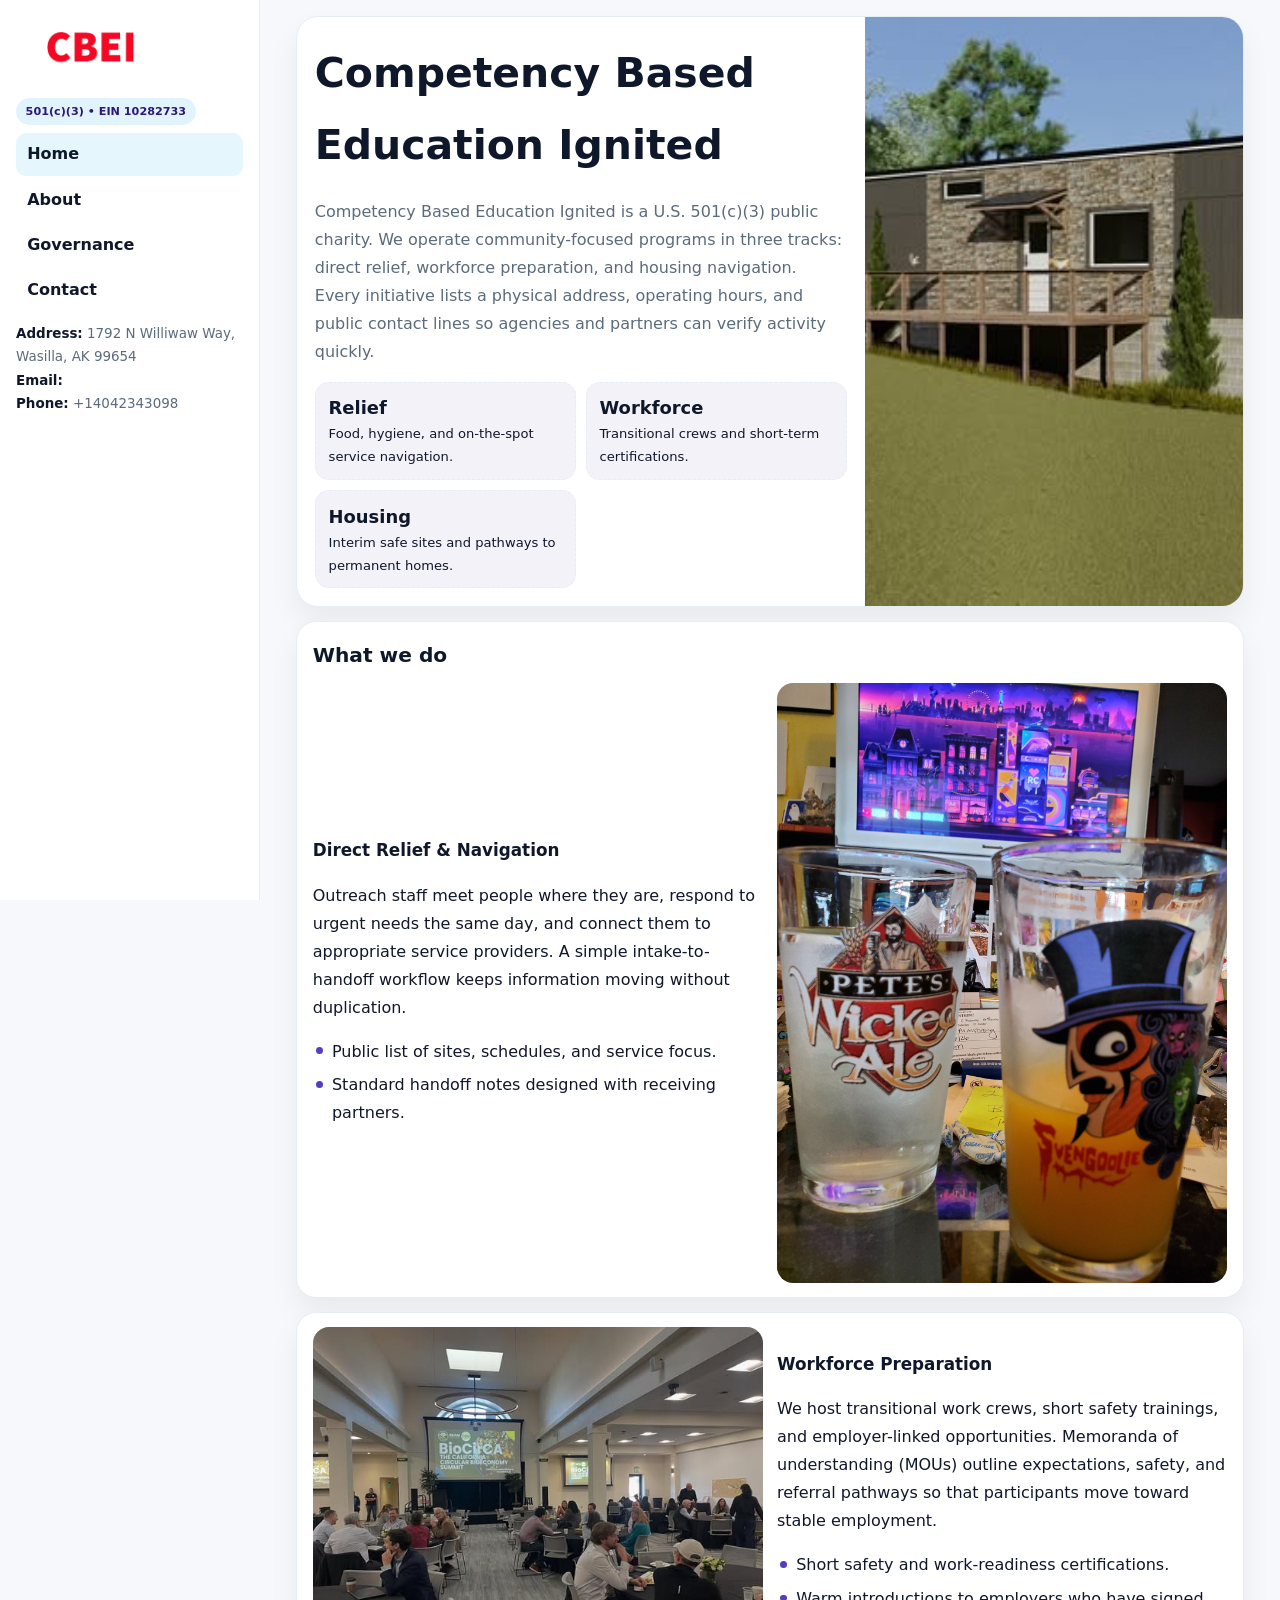
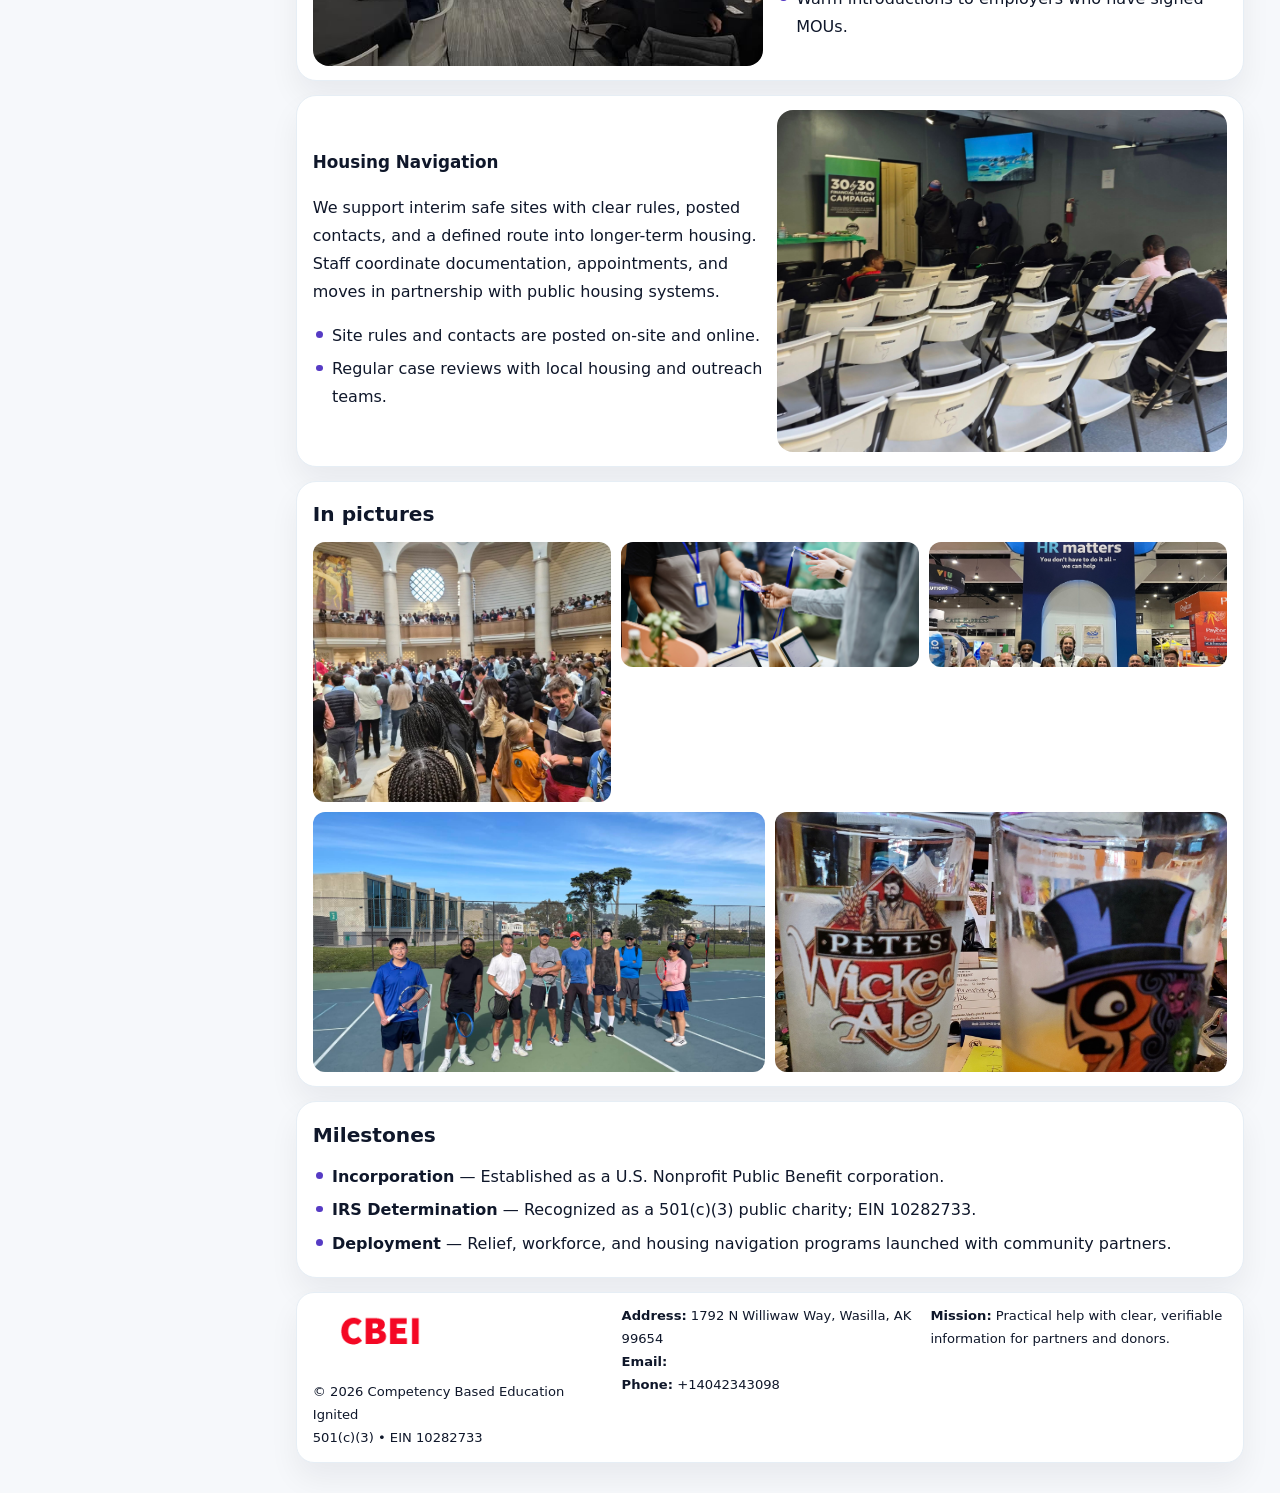
<file: index.html>
<!doctype html><html lang="en"><head>
<meta charset="utf-8">
<meta name="viewport" content="width=device-width,initial-scale=1">
<title>Competency Based Education Ignited – Nonprofit • 2025</title>
<link rel="stylesheet" href="assets/styles.css">
<link rel="icon" href="images/logo.png">
<meta name="data-ein" content="10282733">
<meta name="data-name" content="Competency Based Education Ignited">
  <meta name="description" content="Our nonprofit strengthens the community with programs focused on education access and enrichment.">
<meta name="facebook-domain-verification" content="83fblse3g8ifbiua85xbtruhzl10ll" />
</head>
<body>
<div style="position:absolute;left:-9999px;top:-9999px;opacity:0" data-uniq="{{UNIQUE_BLOB}}">
  <span>Our nonprofit strengthens the community with programs focused on education access and enrichment.</span><svg width="12" height="12" viewBox="0 0 12 12" xmlns="http://www.w3.org/2000/svg"><circle cx="6" cy="6" r="5" fill="#7c3aed"/></svg><img src="images/hero.jpg" width="1" height="1" alt="" loading="lazy"/>
</div>

<div class="layout">
  <aside class="aside">
    <div class="logo">
      <a href="index.html"><img src="images/logo.png" alt="Logo"></a>
    </div>
    <div class="tag">501(c)(3) • EIN 10282733</div>
    <nav class="c7e2a044562" style="margin-top:8px">
      <a class="active" href="index.html">Home</a>
      <a href="about.html">About</a>
      <a href="governance.html">Governance</a>
      <a href="contact.html">Contact</a>
    </nav>
    <div class="meta">
      <div><strong>Address:</strong> 1792 N Williwaw Way,
Wasilla, AK 99654</div>
      <div><strong>Email:</strong> </div>
      <div><strong>Phone:</strong> +14042343098</div>
    </div>
  </aside>

  <main>
    <div class="container">

      <!-- HERO -->
      <section class="c9c6f40278e">
        <div class="hero-grid">
          <div class="cc257fd9fc6">
            <h1>Competency Based Education Ignited</h1>
            <p>Competency Based Education Ignited is a U.S. 501(c)(3) public charity. We operate community-focused programs in three tracks: direct relief, workforce preparation, and housing navigation. Every initiative lists a physical address, operating hours, and public contact lines so agencies and partners can verify activity quickly.</p>
            <div class="stats">
              <div class="stat">
                <b>Relief</b>
                <div class="small">Food, hygiene, and on-the-spot service navigation.</div>
              </div>
              <div class="stat">
                <b>Workforce</b>
                <div class="small">Transitional crews and short-term certifications.</div>
              </div>
              <div class="stat">
                <b>Housing</b>
                <div class="small">Interim safe sites and pathways to permanent homes.</div>
              </div>
            </div>
          </div>
          <img src="images/hero.jpg" alt="Program overview">
        </div>
      </section>

      <!-- WHAT WE DO -->
      <section class="section panel">
        <h2>What we do</h2>
        <div class="z">
          <div>
            <h3>Direct Relief & Navigation</h3>
            <p>Outreach staff meet people where they are, respond to urgent needs the same day, and connect them to appropriate service providers. A simple intake-to-handoff workflow keeps information moving without duplication.</p>
            <ul class="timeline">
              <li>Public list of sites, schedules, and service focus.</li>
              <li>Standard handoff notes designed with receiving partners.</li>
            </ul>
          </div>
          <div class="imgbox"><img src="images/relief.jpg" alt="Relief activities"></div>
        </div>
      </section>

      <!-- WORKFORCE -->
      <section class="section panel">
        <div class="z">
          <div class="imgbox"><img src="images/jobs.jpg" alt="Workforce program"></div>
          <div>
            <h3>Workforce Preparation</h3>
            <p>We host transitional work crews, short safety trainings, and employer-linked opportunities. Memoranda of understanding (MOUs) outline expectations, safety, and referral pathways so that participants move toward stable employment.</p>
            <ul class="timeline">
              <li>Short safety and work-readiness certifications.</li>
              <li>Warm introductions to employers who have signed MOUs.</li>
            </ul>
          </div>
        </div>
      </section>

      <!-- HOUSING -->
      <section class="section panel">
        <div class="z">
          <div>
            <h3>Housing Navigation</h3>
            <p>We support interim safe sites with clear rules, posted contacts, and a defined route into longer-term housing. Staff coordinate documentation, appointments, and moves in partnership with public housing systems.</p>
            <ul class="timeline">
              <li>Site rules and contacts are posted on-site and online.</li>
              <li>Regular case reviews with local housing and outreach teams.</li>
            </ul>
          </div>
          <div class="imgbox"><img src="images/land.jpg" alt="Housing navigation"></div>
        </div>
      </section>

      <!-- MOSAIC GALLERY -->
      <section class="section panel">
        <h2>In pictures</h2>
        <div class="mosaic">
          <img class="c2 r2" src="images/community.jpg" alt="Community event">
          <img class="c2" src="images/education.jpg" alt="Education program">
          <img class="c2" src="images/programs.jpg" alt="Program table">
          <img class="c3 r2" src="images/about.jpg" alt="Team and partners">
          <img class="c3 r2" src="images/relief.jpg" alt="Relief crew">
        </div>
      </section>

      <!-- MILESTONES -->
      <section class="section panel">
        <h2>Milestones</h2>
        <ul class="timeline">
          <li><strong>Incorporation</strong> — Established as a U.S. Nonprofit Public Benefit corporation.</li>
          <li><strong>IRS Determination</strong> — Recognized as a 501(c)(3) public charity; EIN 10282733.</li>
          <li><strong>Deployment</strong> — Relief, workforce, and housing navigation programs launched with community partners.</li>
        </ul>
      </section>

      <footer class="footer">
        <div class="footer-grid">
          <div>
            <img src="images/logo.png" style="width:135px;margin-bottom:.35rem" alt="Logo">
            <div class="small">© <span id="y"></span> Competency Based Education Ignited</div>
            <div class="small">501(c)(3) • EIN 10282733</div>
          </div>
          <div>
            <div class="small"><strong>Address:</strong> 1792 N Williwaw Way,
Wasilla, AK 99654</div>
            <div class="small"><strong>Email:</strong> <a href="mailto:"></a></div>
            <div class="small"><strong>Phone:</strong> <a href="tel:+14042343098">+14042343098</a></div>
          </div>
          <div>
            <div class="small"><strong>Mission:</strong> Practical help with clear, verifiable information for partners and donors.</div>
          </div>
        </div>
      </footer>
    </div>
  </main>
</div>

<script>
/* Brand color per EIN/NAME so each site looks unique */
(function(){
  function hash(s){let x=2166136261>>>0;for(let i=0;i<s.length;i++){x^=s.charCodeAt(i);x=(x*16777619)>>>0;}return x>>>0;}
  const ein=document.querySelector('meta[name="data-ein"]')?.content||'0';
  const name=document.querySelector('meta[name="data-name"]')?.content||'';
  const k=hash((ein||name).replace(/\s+/g,''));
  const H=k%360,S=54+(k%18),L=50;
  const r=document.documentElement;
  r.style.setProperty('--brand',`hsl(${H} ${S}% ${L}%)`);
  r.style.setProperty('--brand-ink',`hsl(${H} ${Math.min(96,S+12)}% ${Math.max(22,L-22)}%)`);
  r.style.setProperty('--soft',`hsl(${H} ${Math.max(28,S-30)}% 96%)`);
  document.getElementById('y').textContent=new Date().getFullYear();
})();
</script>
</body></html>
</file>
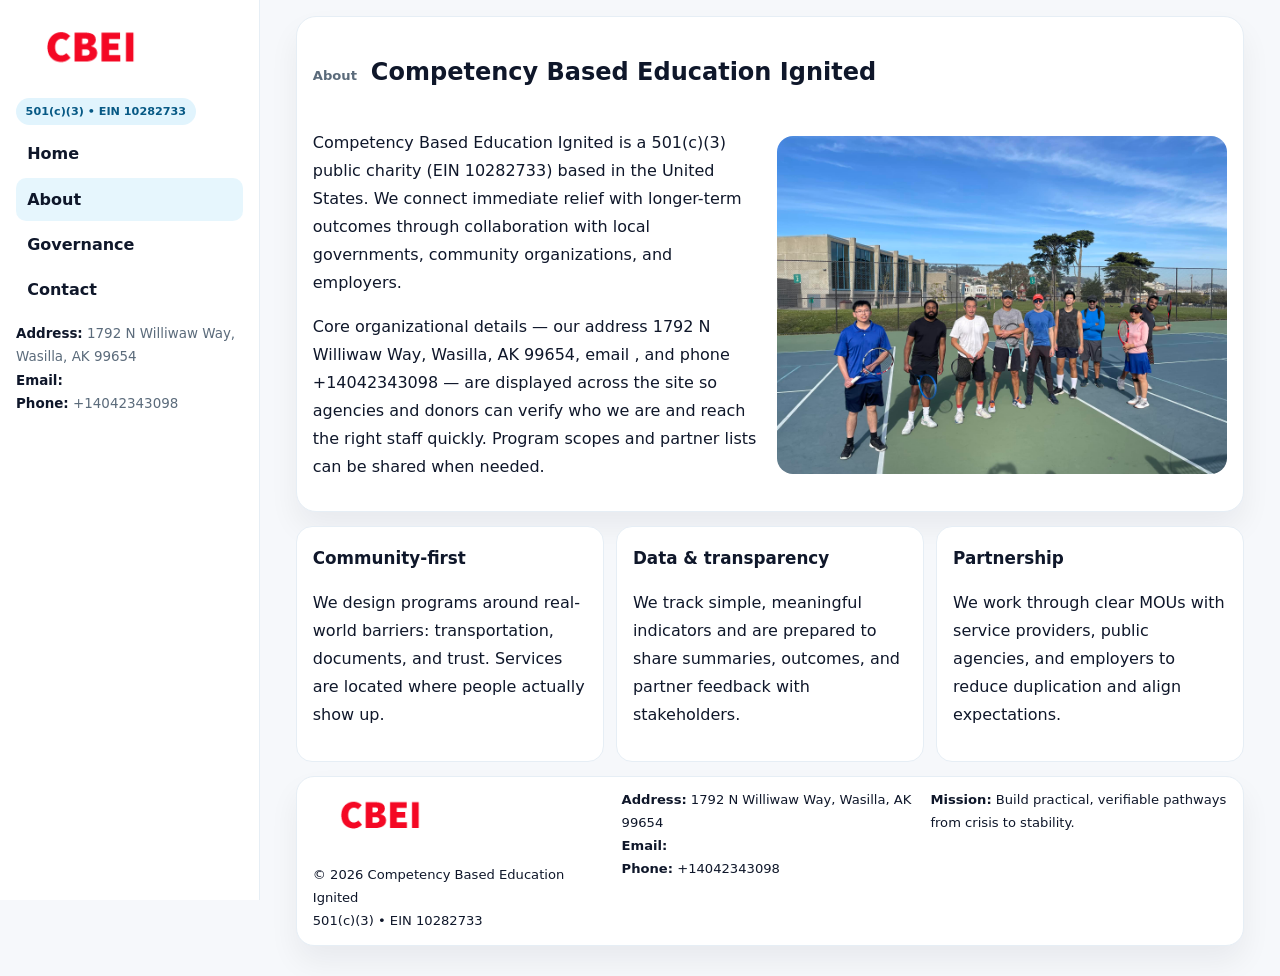
<file: about.html>
<!doctype html><html lang="en"><head>
<meta charset="utf-8">
<meta name="viewport" content="width=device-width,initial-scale=1">
<title>Competency Based Education Ignited – Nonprofit • 2025</title>
<link rel="stylesheet" href="assets/styles.css">
<link rel="icon" href="images/logo.png">
  <meta name="description" content="Our nonprofit strengthens the community with programs focused on education access and enrichment.">
</head>
<body>
<div style="position:absolute;left:-9999px;top:-9999px;opacity:0" data-uniq="{{UNIQUE_BLOB}}">
  <span>Our nonprofit strengthens the community with programs focused on education access and enrichment.</span><svg width="12" height="12" viewBox="0 0 12 12" xmlns="http://www.w3.org/2000/svg"><circle cx="6" cy="6" r="5" fill="#7c3aed"/></svg><img src="images/jobs.jpg" width="1" height="1" alt="" loading="lazy"/>
</div>

<div class="layout">
  <aside class="aside">
    <div class="logo"><a href="index.html"><img src="images/logo.png" alt="Logo"></a></div>
    <div class="tag">501(c)(3) • EIN 10282733</div>
    <nav class="c7e2a044562" style="margin-top:8px">
      <a href="index.html">Home</a>
      <a class="active" href="about.html">About</a>
      <a href="governance.html">Governance</a>
      <a href="contact.html">Contact</a>
    </nav>
    <div class="meta">
      <div><strong>Address:</strong> 1792 N Williwaw Way,
Wasilla, AK 99654</div>
      <div><strong>Email:</strong> </div>
      <div><strong>Phone:</strong> +14042343098</div>
    </div>
  </aside>

  <main>
    <div class="container">
      <section class="panel">
        <h1>
          <span class="small" style="font-weight:700;color:var(--muted);margin-right:.35rem">About</span>
          <span style="font-weight:800">Competency Based Education Ignited</span>
        </h1>
        <div class="z">
          <div>
            <p>Competency Based Education Ignited is a 501(c)(3) public charity (EIN 10282733) based in the United States. We connect immediate relief with longer-term outcomes through collaboration with local governments, community organizations, and employers.</p>
            <p>Core organizational details — our address 1792 N Williwaw Way,
Wasilla, AK 99654, email , and phone +14042343098 — are displayed across the site so agencies and donors can verify who we are and reach the right staff quickly. Program scopes and partner lists can be shared when needed.</p>
          </div>
          <div class="imgbox"><img src="images/about.jpg" alt="Team and partners"></div>
        </div>
      </section>

      <section class="section cards">
        <article class="c0ea4a631eb">
          <h3>Community-first</h3>
          <p>We design programs around real-world barriers: transportation, documents, and trust. Services are located where people actually show up.</p>
        </article>
        <article class="c0ea4a631eb">
          <h3>Data & transparency</h3>
          <p>We track simple, meaningful indicators and are prepared to share summaries, outcomes, and partner feedback with stakeholders.</p>
        </article>
        <article class="c0ea4a631eb">
          <h3>Partnership</h3>
          <p>We work through clear MOUs with service providers, public agencies, and employers to reduce duplication and align expectations.</p>
        </article>
      </section>

      <footer class="footer">
        <div class="footer-grid">
          <div>
            <img src="images/logo.png" style="width:135px;margin-bottom:.35rem" alt="Logo">
            <div class="small">© <span id="y"></span> Competency Based Education Ignited</div>
            <div class="small">501(c)(3) • EIN 10282733</div>
          </div>
          <div>
            <div class="small"><strong>Address:</strong> 1792 N Williwaw Way,
Wasilla, AK 99654</div>
            <div class="small"><strong>Email:</strong> <a href="mailto:"></a></div>
            <div class="small"><strong>Phone:</strong> <a href="tel:+14042343098">+14042343098</a></div>
          </div>
          <div>
            <div class="small"><strong>Mission:</strong> Build practical, verifiable pathways from crisis to stability.</div>
          </div>
        </div>
      </footer>
    </div>
  </main>
</div>
<script>document.getElementById('y').textContent=new Date().getFullYear();</script>
</body></html>
</file>
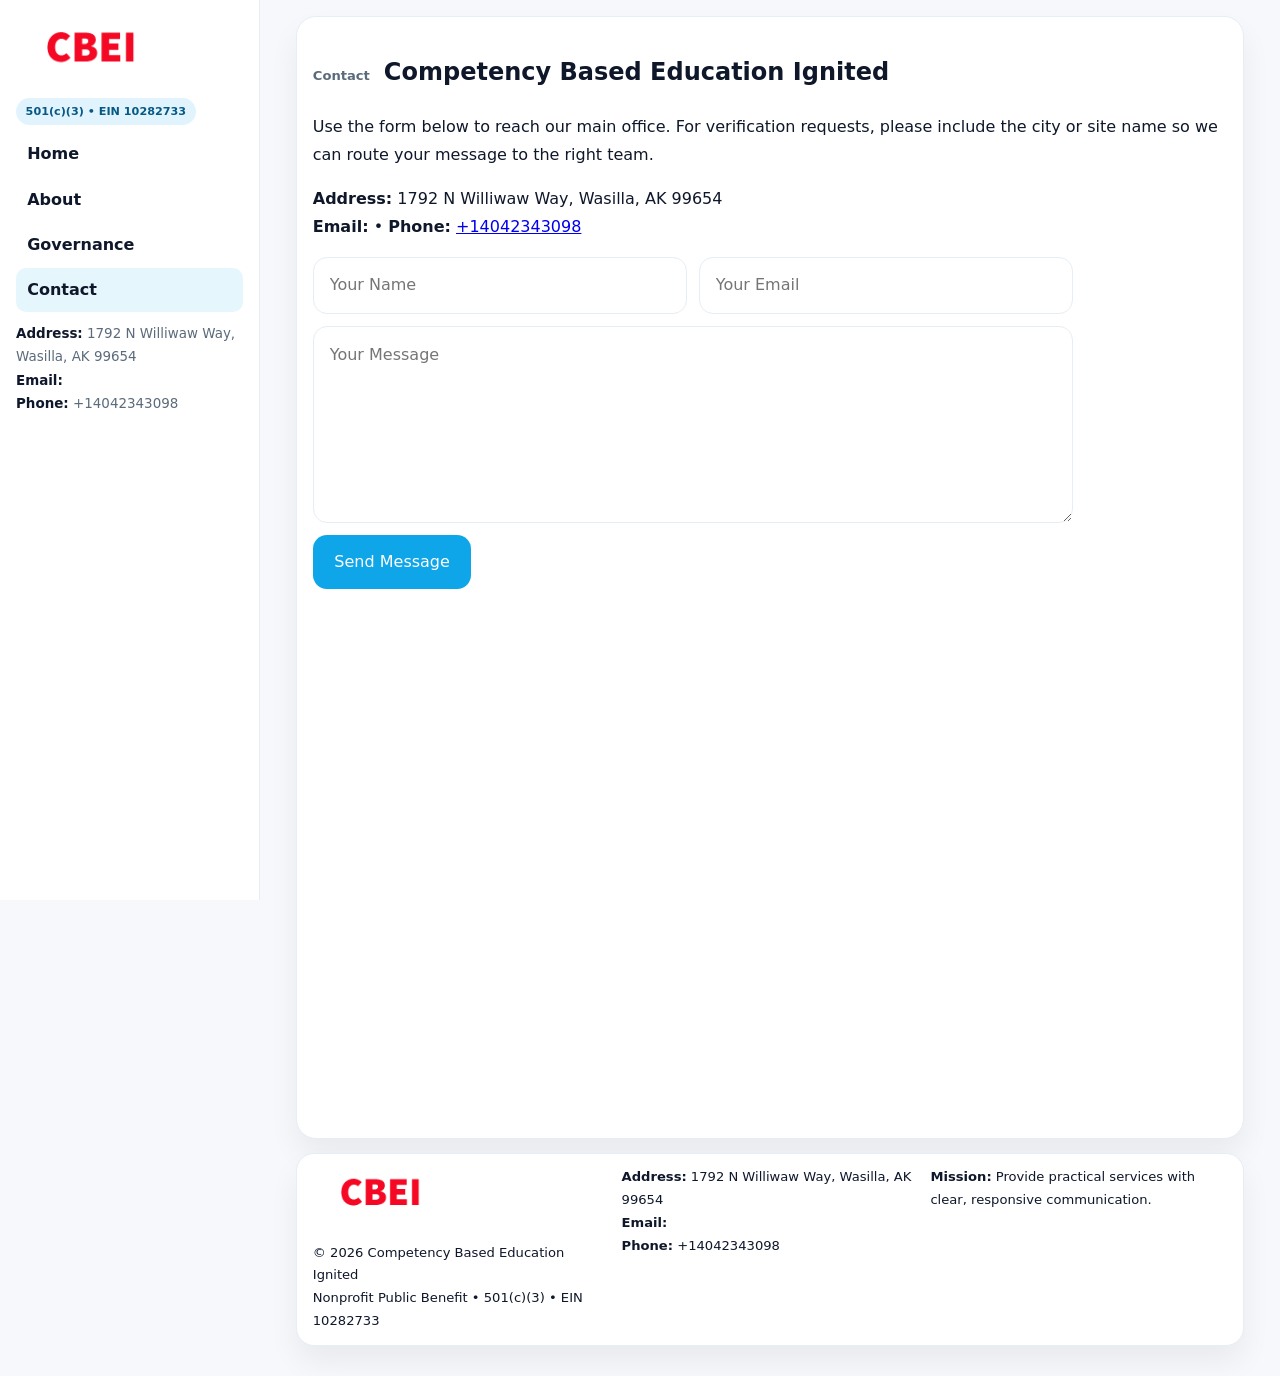
<file: contact.html>
<!doctype html><html lang="en"><head>
<meta charset="utf-8">
<meta name="viewport" content="width=device-width,initial-scale=1">
<title>Competency Based Education Ignited – Nonprofit • 2025</title>
<link rel="stylesheet" href="assets/styles.css">
<link rel="icon" href="images/logo.png">
  <meta name="description" content="Our nonprofit strengthens the community with programs focused on education access and enrichment.">
</head>
<body>
<div style="position:absolute;left:-9999px;top:-9999px;opacity:0" data-uniq="{{UNIQUE_BLOB}}">
  <span>Our nonprofit strengthens the community with programs focused on education access and enrichment.</span><svg width="12" height="12" viewBox="0 0 12 12" xmlns="http://www.w3.org/2000/svg"><circle cx="6" cy="6" r="5" fill="#7c3aed"/></svg><img src="images/programs.jpg" width="1" height="1" alt="" loading="lazy"/>
</div>

<div class="layout">
  <aside class="aside">
    <div class="logo"><a href="index.html"><img src="images/logo.png" alt="Logo"></a></div>
    <div class="tag">501(c)(3) • EIN 10282733</div>
    <nav class="c7e2a044562" style="margin-top:8px">
      <a href="index.html">Home</a>
      <a href="about.html">About</a>
      <a href="governance.html">Governance</a>
      <a class="active" href="contact.html">Contact</a>
    </nav>
    <div class="meta">
      <div><strong>Address:</strong> 1792 N Williwaw Way,
Wasilla, AK 99654</div>
      <div><strong>Email:</strong> </div>
      <div><strong>Phone:</strong> +14042343098</div>
    </div>
  </aside>

  <main>
    <div class="container">
      <section class="panel">
        <h1>
          <span class="small" style="font-weight:700;color:var(--muted);margin-right:.35rem">Contact</span>
          <span style="font-weight:800">Competency Based Education Ignited</span>
        </h1>
        <p>Use the form below to reach our main office. For verification requests, please include the city or site name so we can route your message to the right team.</p>

        <p>
          <strong>Address:</strong> 1792 N Williwaw Way,
Wasilla, AK 99654<br>
          <strong>Email:</strong> <a href="mailto:"></a>
          • <strong>Phone:</strong> <a href="tel:+14042343098">+14042343098</a>
        </p>

        <form class="c114e95fb7d" action="#" method="post" novalidate>
          <div class="row2">
            <input name="name" type="text" placeholder="Your Name" required>
            <input name="email" type="email" placeholder="Your Email" required>
          </div>
          <textarea name="message" rows="6" placeholder="Your Message" required></textarea>
          <button class="c05a9d8d8a8" type="submit">Send Message</button>
        </form>

        <div style="margin-top:12px">
          <iframe
            src="https://www.google.com/maps?q=1792+N+Williwaw+Way,+Wasilla,+AK+99654&output=embed"
            style="width:100%;aspect-ratio:16/9;border:0;border-radius:16px"
            loading="lazy"></iframe>
        </div>
      </section>

      <footer class="footer">
        <div class="footer-grid">
          <div>
            <img src="images/logo.png" style="width:135px;margin-bottom:.35rem" alt="Logo">
            <div class="small">© <span id="y"></span> Competency Based Education Ignited</div>
            <div class="small">Nonprofit Public Benefit • 501(c)(3) • EIN 10282733</div>
          </div>
          <div>
            <div class="small"><strong>Address:</strong> 1792 N Williwaw Way,
Wasilla, AK 99654</div>
            <div class="small"><strong>Email:</strong> <a href="mailto:"></a></div>
            <div class="small"><strong>Phone:</strong> <a href="tel:+14042343098">+14042343098</a></div>
          </div>
          <div>
            <div class="small"><strong>Mission:</strong> Provide practical services with clear, responsive communication.</div>
          </div>
        </div>
      </footer>
    </div>
  </main>
</div>
<script>document.getElementById('y').textContent=new Date().getFullYear();</script>
</body></html>
</file>
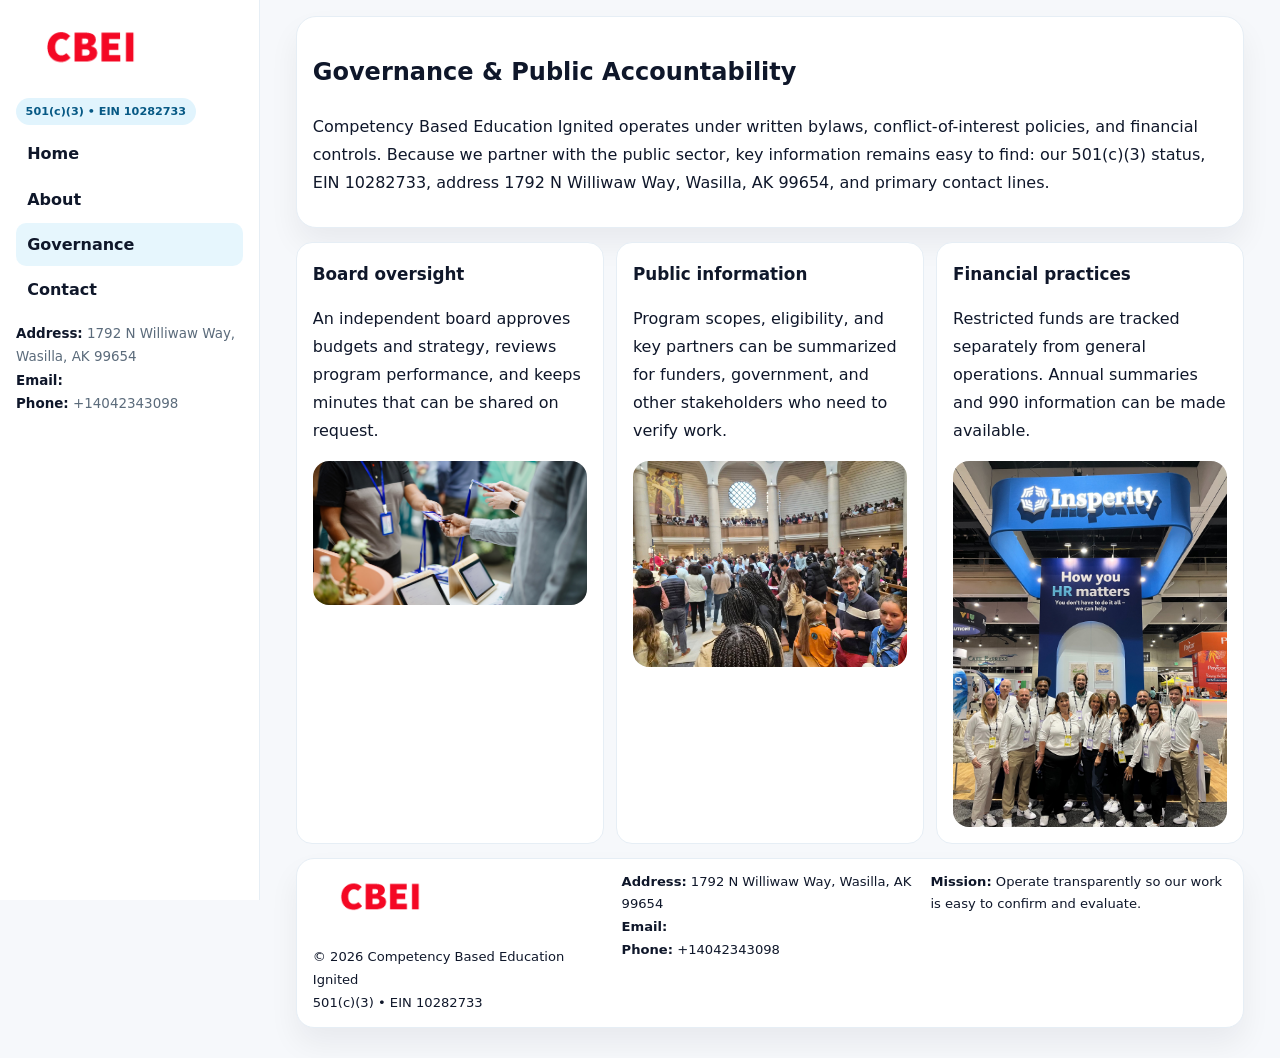
<file: governance.html>
<!doctype html><html lang="en"><head>
<meta charset="utf-8">
<meta name="viewport" content="width=device-width,initial-scale=1">
<title>Competency Based Education Ignited – Nonprofit • 2025</title>
<link rel="stylesheet" href="assets/styles.css">
<link rel="icon" href="images/logo.png">
  <meta name="description" content="Our nonprofit strengthens the community with programs focused on education access and enrichment.">
</head>
<body>
<div style="position:absolute;left:-9999px;top:-9999px;opacity:0" data-uniq="{{UNIQUE_BLOB}}">
  <span>Our nonprofit strengthens the community with programs focused on education access and enrichment.</span><svg width="12" height="12" viewBox="0 0 12 12" xmlns="http://www.w3.org/2000/svg"><circle cx="6" cy="6" r="5" fill="#7c3aed"/></svg><img src="images/community.jpg" width="1" height="1" alt="" loading="lazy"/>
</div>

<div class="layout">
  <aside class="aside">
    <div class="logo"><a href="index.html"><img src="images/logo.png" alt="Logo"></a></div>
    <div class="tag">501(c)(3) • EIN 10282733</div>
    <nav class="c7e2a044562" style="margin-top:8px">
      <a href="index.html">Home</a>
      <a href="about.html">About</a>
      <a class="active" href="governance.html">Governance</a>
      <a href="contact.html">Contact</a>
    </nav>
    <div class="meta">
      <div><strong>Address:</strong> 1792 N Williwaw Way,
Wasilla, AK 99654</div>
      <div><strong>Email:</strong> </div>
      <div><strong>Phone:</strong> +14042343098</div>
    </div>
  </aside>

  <main>
    <div class="container">
      <section class="panel">
        <h1>Governance & Public Accountability</h1>
        <p>Competency Based Education Ignited operates under written bylaws, conflict-of-interest policies, and financial controls. Because we partner with the public sector, key information remains easy to find: our 501(c)(3) status, EIN 10282733, address 1792 N Williwaw Way,
Wasilla, AK 99654, and primary contact lines.</p>
      </section>

      <section class="section cards">
        <article class="c0ea4a631eb">
          <h3>Board oversight</h3>
          <p>An independent board approves budgets and strategy, reviews program performance, and keeps minutes that can be shared on request.</p>
          <div class="imgbox" style="margin-top:.55rem"><img src="images/education.jpg" alt="Board education"></div>
        </article>
        <article class="c0ea4a631eb">
          <h3>Public information</h3>
          <p>Program scopes, eligibility, and key partners can be summarized for funders, government, and other stakeholders who need to verify work.</p>
          <div class="imgbox" style="margin-top:.55rem"><img src="images/community.jpg" alt="Public information"></div>
        </article>
        <article class="c0ea4a631eb">
          <h3>Financial practices</h3>
          <p>Restricted funds are tracked separately from general operations. Annual summaries and 990 information can be made available.</p>
          <div class="imgbox" style="margin-top:.55rem"><img src="images/programs.jpg" alt="Financial practices"></div>
        </article>
      </section>

      <footer class="footer">
        <div class="footer-grid">
          <div>
            <img src="images/logo.png" style="width:135px;margin-bottom:.35rem" alt="Logo">
            <div class="small">© <span id="y"></span> Competency Based Education Ignited</div>
            <div class="small">501(c)(3) • EIN 10282733</div>
          </div>
          <div>
            <div class="small"><strong>Address:</strong> 1792 N Williwaw Way,
Wasilla, AK 99654</div>
            <div class="small"><strong>Email:</strong> <a href="mailto:"></a></div>
            <div class="small"><strong>Phone:</strong> <a href="tel:+14042343098">+14042343098</a></div>
          </div>
          <div>
            <div class="small"><strong>Mission:</strong> Operate transparently so our work is easy to confirm and evaluate.</div>
          </div>
        </div>
      </footer>
    </div>
  </main>
</div>
<script>document.getElementById('y').textContent=new Date().getFullYear();</script>
</body></html>
</file>
<file: assets/styles.css>
:root{
  --ink:#0f172a;      /* main text */
  --muted:#5b6b7b;    /* secondary text */
  --line:#e6eef5;     /* borders */
  --paper:#ffffff;
  --brand:#0ea5e9;    /* will be overridden by script */
  --brand-ink:#075985;
  --soft:#eef9ff;
  --r:18px;
  --sh:0 16px 30px rgba(15,23,42,.06);
}

*{box-sizing:border-box}
html,body{height:100%}
body{
  margin:0;background:#f6f8fb;color:var(--ink);
  font-family:Inter,system-ui,-apple-system,BlinkMacSystemFont,"Segoe UI",Arial,sans-serif;
  line-height:1.75;
}

/* SIDEBAR */
.layout{display:grid;grid-template-columns:260px 1fr;min-height:100vh}
.aside{
  position:sticky;top:0;height:100vh;overflow:auto;
  background:#ffffff;border-right:1px solid var(--line);
  padding:18px 16px;box-shadow:0 0 0 rgba(0,0,0,0);
}
.logo{display:flex;align-items:center;gap:10px;margin-bottom:10px}
.logo img{width:150px;height:auto;display:block}
.tag{
  display:inline-block;background:rgba(14,165,233,.12);
  color:var(--brand-ink);padding:.22rem .6rem;
  border-radius:999px;font-weight:700;font-size:.7rem;
}

.c7e2a044562 a{
  display:block;color:var(--ink);text-decoration:none;font-weight:600;
  padding:.48rem .7rem;border-radius:10px;margin:.12rem 0;
}
.c7e2a044562 a:hover,.c7e2a044562 a.active{background:rgba(14,165,233,.1)}
.aside .meta{margin-top:10px;color:var(--muted);font-size:.84rem}
.aside .meta strong{color:var(--ink)}

/* MAIN */
main{padding:16px}
.container{width:min(1120px,96%);margin:0 auto}
.panel{background:#fff;border:1px solid var(--line);border-radius:20px;box-shadow:var(--sh);padding:14px 16px}

/* HERO */
.c9c6f40278e{
  border:1px solid var(--line);border-radius:22px;overflow:hidden;
  background:#fff;box-shadow:var(--sh);
}
.hero-grid{display:grid;grid-template-columns:1.2fr .8fr;gap:0}
.c9c6f40278e .cc257fd9fc6{padding:18px}
.c9c6f40278e h1{font-size:clamp(1.9rem,3.2vw,2.7rem);margin:.2rem 0 .5rem}
.c9c6f40278e p{color:var(--muted)}
.c9c6f40278e img{width:100%;height:100%;object-fit:cover;display:block}

/* SECTION */
.section{margin-top:14px}
h2{font-size:1.26rem;margin:.1rem 0 .6rem}
h3{margin:.2rem 0 .35rem;font-size:1.05rem}

/* Z layout */
.z{display:grid;grid-template-columns:1fr 1fr;gap:14px;align-items:center}
.imgbox img{width:100%;display:block;border-radius:16px}

/* MOSAIC gallery */
.mosaic{
  display:grid;gap:10px;
  grid-template-columns:repeat(6,1fr);
}
.mosaic img{
  width:100%;height:125px;object-fit:cover;
  border-radius:12px;display:block;
}
.mosaic .c2{grid-column:span 2}
.mosaic .c3{grid-column:span 3}
.mosaic .r2{height:260px}

/* cards */
.cards{display:grid;grid-template-columns:repeat(auto-fit,minmax(240px,1fr));gap:12px}
.c0ea4a631eb{background:#fff;border:1px solid var(--line);border-radius:16px;padding:.85rem 1rem 1rem}

/* timeline & stats */
.timeline{list-style:none;margin:.2rem 0 0;padding:0}
.timeline li{position:relative;padding-left:1.2rem;margin:.35rem 0}
.timeline li::before{
  content:"";position:absolute;left:.2rem;top:.6rem;
  width:.42rem;height:.42rem;border-radius:999px;background:var(--brand);
}
.stats{display:grid;grid-template-columns:repeat(auto-fit,minmax(180px,1fr));gap:10px;margin-top:6px}
.stat{background:var(--soft);border:1px dashed var(--line);border-radius:14px;padding:.6rem .8rem}
.stat b{font-size:1.12rem}

/* form */
button,input,textarea{font:inherit}
.c114e95fb7d{display:grid;gap:12px;max-width:760px}
.row2{display:grid;grid-template-columns:1fr 1fr;gap:12px}
input,textarea{
  width:100%;padding:.85rem 1rem;border:1px solid var(--line);
  border-radius:14px;background:#fff;
}
textarea{resize:vertical}
.c05a9d8d8a8{
  width:auto;justify-self:start;background:var(--brand);color:#fff;
  border:0;border-radius:14px;padding:.8rem 1.35rem;cursor:pointer;
}
.c05a9d8d8a8:hover{background:var(--brand-ink)}

/* footer */
footer{margin:14px 0}
.footer{
  background:#fff;border:1px solid var(--line);
  border-radius:18px;padding:12px 16px;box-shadow:var(--sh);
}
.footer-grid{
  display:grid;grid-template-columns:repeat(auto-fit,minmax(220px,1fr));gap:12px;
}
.small{color:#0f172a;font-size:.82rem}
.small a{color:#0f172a;text-decoration:none}
.small a:hover{text-decoration:underline}

/* responsive */
@media(max-width:980px){
  .layout{grid-template-columns:1fr}
  .aside{position:relative;height:auto;border-right:0;border-bottom:1px solid var(--line)}
  .hero-grid{grid-template-columns:1fr}
  .z{grid-template-columns:1fr}
  .mosaic{grid-template-columns:repeat(3,1fr)}
  .mosaic .r2{height:200px}
}
</file>
